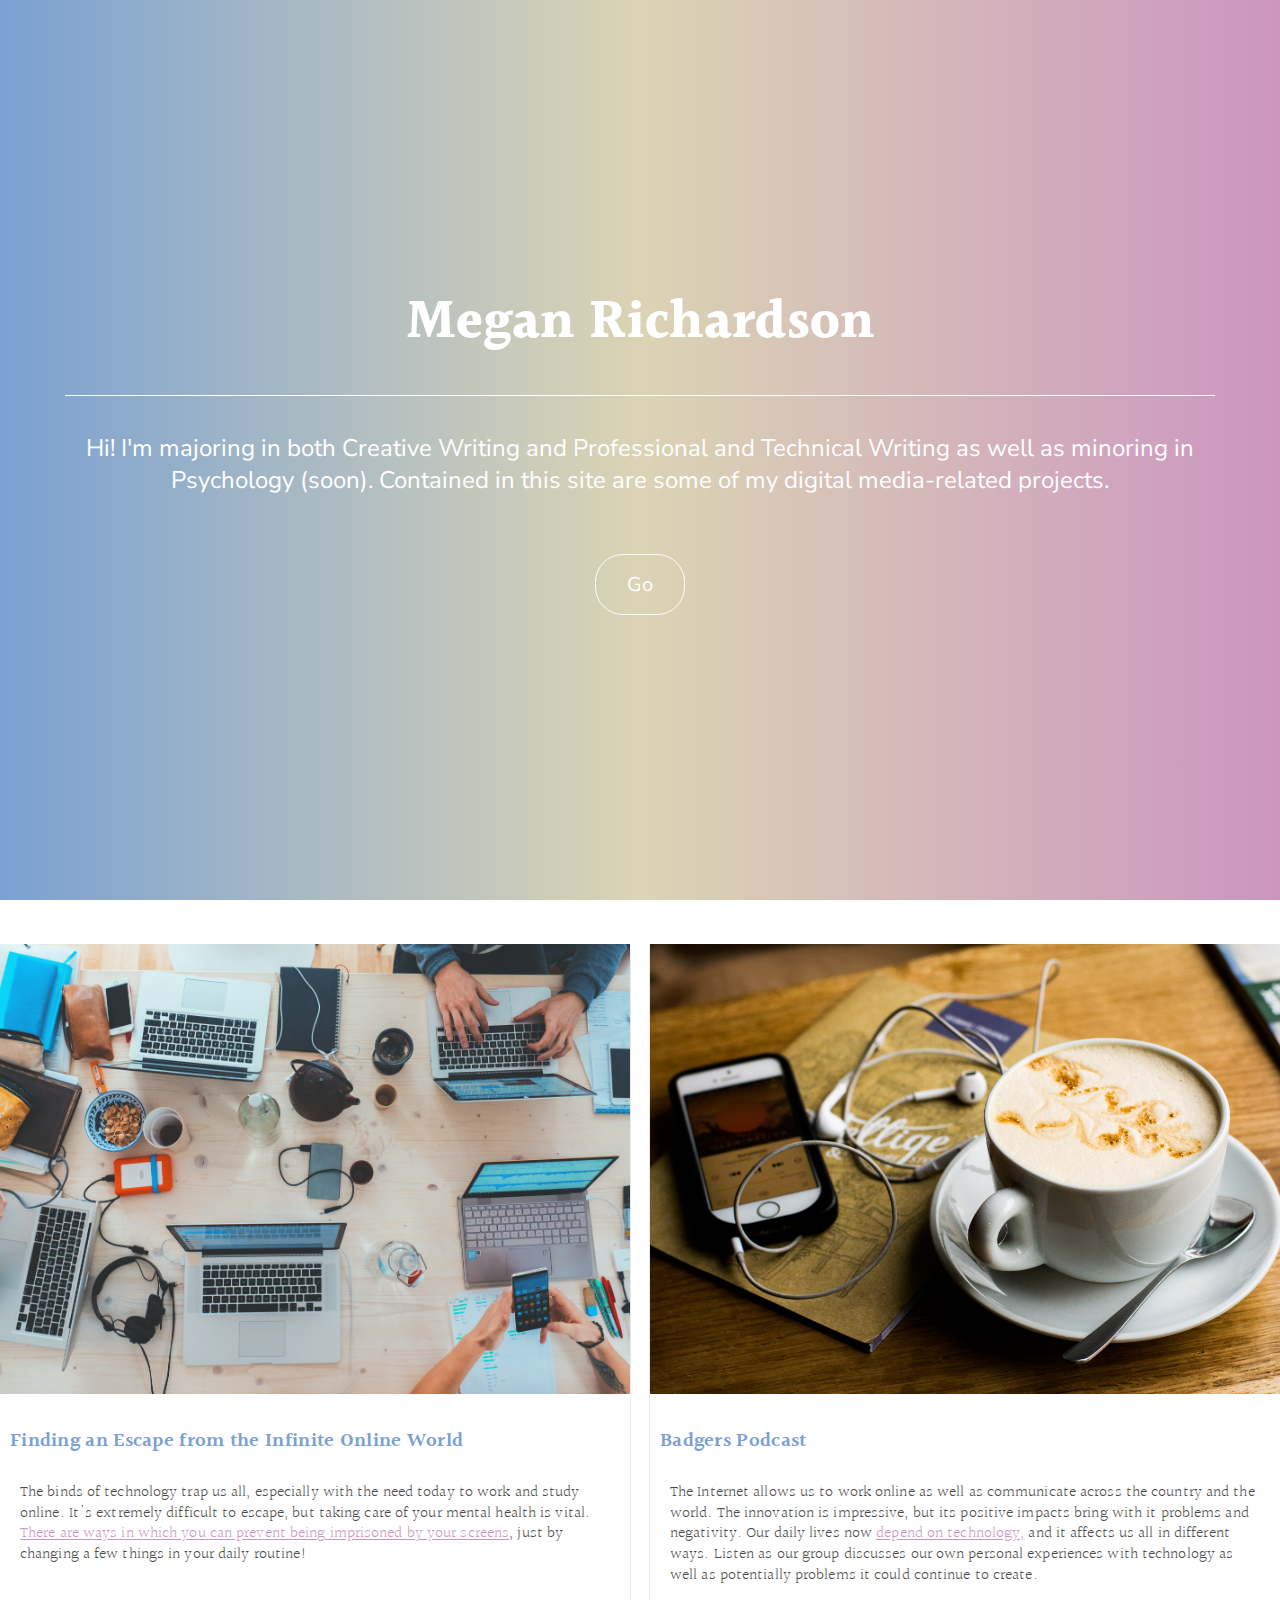
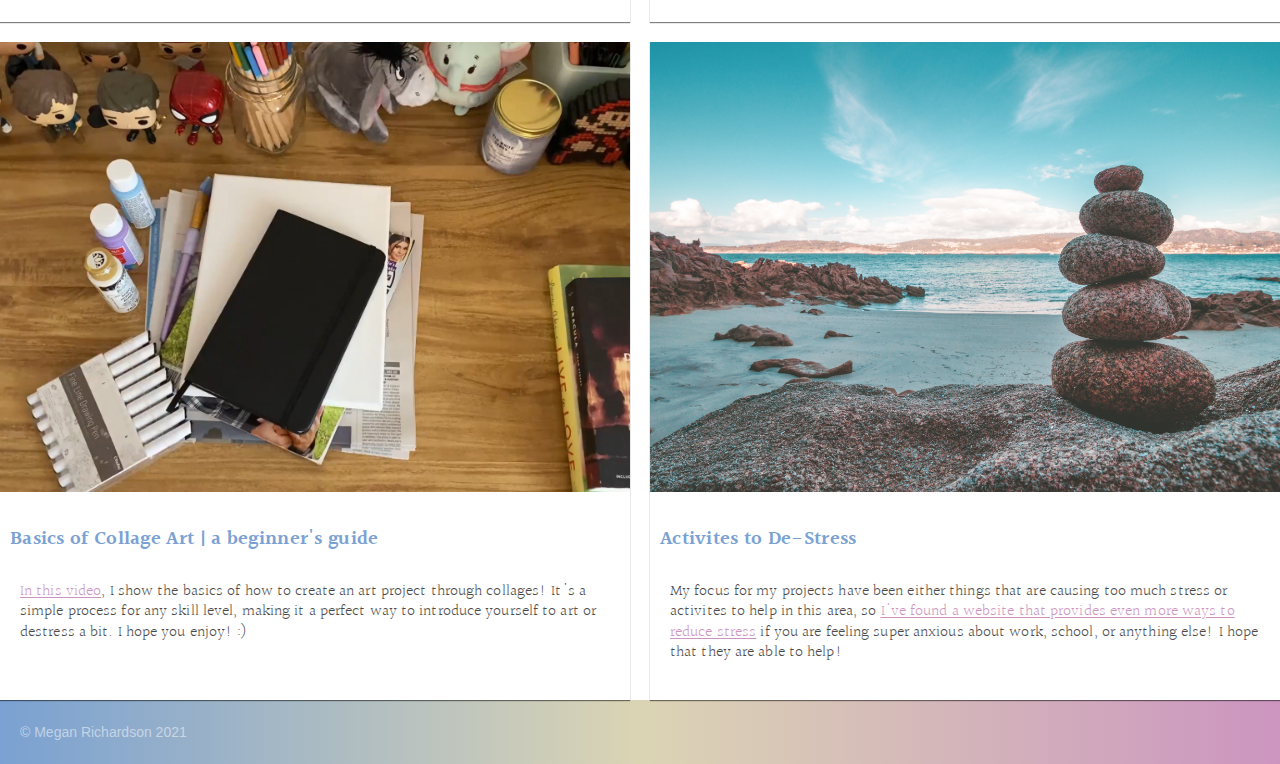
<file: index.html>
<!DOCTYPE html>
<html>

  <head>
    <meta charset="utf-8">
    <meta name="viewport" content="width=device-width, initial-scale=1.0, maximum-scale=1.0, user-scalable=no">
    <title>Megan Richardson</title>
    <link rel="stylesheet" type="text/css" href="css/style.css" />
    <link rel="preconnect" href="https://fonts.gstatic.com">
<link href="https://fonts.googleapis.com/css2?family=Nunito+Sans:wght@300&display=swap" rel="stylesheet">
<link href="https://fonts.googleapis.com/css2?family=Halant:wght@300&family=Nunito+Sans:wght@300&display=swap" rel="stylesheet">
  </head>

  <body>

    <div class="container">

      <header>
        <div class="wrapper"> <h1>Megan Richardson</h1> <p class="bio"> Hi! I'm majoring in both Creative Writing and Professional and Technical Writing as well as minoring in Psychology (soon). Contained in this site are some of my digital media-related projects. </p> <div class="buttonBox"> <a class="myButton" href="#projects">Go</a> </div> </div>
      </header>

      <main id="projects">
        <div class="recipe a">
  <img src="images/technology_blog.jpg" alt="Computers and other devices on a large desk" />
  <h2>Finding an Escape from the Infinite Online World</h2>
  <p class="description">The binds of technology trap us all, especially with the need today to work and study online. It's extremely difficult to escape, but taking care of your mental health is vital. <a href="https://meganr01.medium.com/finding-an-escape-from-the-infinite-online-world-a16b29adb0cd" target="_blank">There are ways in which you can prevent being imprisoned by your screens</a>, just by changing a few things in your daily routine!</p>
</div>
      <div class="recipe b">
        <img src="images/podcast_image.jpg" alt="Listening to a podcast with a latte" />
        <h2>Badgers Podcast</h2>
        <p class="description">The Internet allows us to work online as well as communicate across the country and the world. The innovation is impressive, but its positive impacts bring with it problems and negativity. Our daily lives now  <a href="https://soundcloud.com/max-babka-663530670/badgers-podcast" target="_blank">depend on technology,</a> and it affects us all in different ways. Listen as our group discusses our own personal experiences with technology as well as potentially problems it could continue to create.</p>
</div>
        <div class="recipe c">
          <img src="images/Screenshot (14).png" alt="All the supplies needed for a collage project" />
          <h2>Basics of Collage Art | a beginner's guide</h2>
          <p class="description">
            <a href="https://www.youtube.com/watch?v=JFkzFhHhqgw" target="_blank">In this video</a>, I show the basics of how to create an art project through collages! It's a simple process for any skill level, making it a perfect way to introduce yourself to art or destress a bit. I hope you enjoy! :)</p>
        </div>
        <div class="recipe d">
          <img src="images/other_link_image.jpg" alt="Balanced rocks in front of a beach" />
          <h2>Activites to De-Stress</h2>
          <p class="description">
            My focus for my projects have been either things that are causing too much stress or activites to help in this area, so <a href="https://www.huffpost.com/entry/stress-relief-that-works_n_3842511" target="_blank">I've found a website that provides even more ways to reduce stress</a> if you are feeling super anxious about work, school, or anything else! I hope that they are able to help!</p>
        </div>
      </main>

      <footer>
        <div>
    <p class="copyright">© Megan Richardson 2021</p>
</div>
      </footer>

    </div>
  </body>

</html>
</file>
<file: css/style.css>
/* Set the scroll behavior to smooth so that when you click the in the header, the screen scrolls down rather than jumps */
html {
   scroll-behavior: smooth;
   }

/* Set the margin to 0 to make sure the page stretches all the way to the edge of the browser window. */
body {
  margin: 0;
}
header, footer {
  background: #CC95C0;  /* fallback for old browsers */
background: -webkit-linear-gradient(to right, #7AA1D2, #DBD4B4, #CC95C0);  /* Chrome 10-25, Safari 5.1-6 */
background: linear-gradient(to right, #7AA1D2, #DBD4B4, #CC95C0); /* W3C, IE 10+/ Edge, Firefox 16+, Chrome 26+, Opera 12+, Safari 7+ */
  text-align: center;
/*  min-width: 500px; */
}

header {
  font-family: 'Nunito Sans', sans-serif;
  color: #fff;
  min-height: 100vh;
  display: flex;
}

main {
  display: grid;
  grid-template-columns: repeat(auto-fill, minmax(40%, 1fr));
  grid-gap: 20px;
  margin-top: 44px;
  justify-items: center;
  justify-content: center;
  align-items: stretch;
  align-content: center;
}

h1 {
  font-family: 'Halant', serif;
  font-size: calc(1em + 3vw);
  padding-bottom: .67em;
  border-bottom: 1px solid;
  line-height: 1.3;
}

h2 {
  font-family: 'Halant', serif;
  font-size: 20px;
  font-weight: 600;
  letter-spacing: 0.3px;
  text-align: left;
  color: #7AA1D2;
  padding: 10px 0px 10px 10px;
}

img {
  width: 100%;
  height: 50vh;
  object-fit: cover;
}

.wrapper {
  max-width: 1150px;
  margin: auto; padding: 50px;
  display: block;
  }
.bio {
  color: #ffffff;
  font-size: 24px;
  font-family: 'Nunito Sans', sans-serif;
}

.buttonBox {
  display: flex;
  justify-content: center;
  align-content: center;
  }
.myButton {
  border-radius: 28px;
  border: 1px solid #ffffff;
  cursor: pointer;
  color: #ffffff;
  font-size: 20px;
  padding: 16px 31px;
  text-decoration: none;
  margin: 1.69em auto;
  }
.myButton:hover {
  background-color: rgba(0,0,0,.1);
  }
.myButton:active {
  position:relative; top:1px;
}

.recipe {
  box-shadow: 0 1px 1px 0 rgba(0, 0, 0, 0.5);
  width: 100%;
}

.a {

}

.c {

}

.time {
  padding-left: 10px;
  padding-top: 10px;
  width: 20px;
  height: auto;
}

.mins {
  display: inline-block;
  font-family: 'Halant', serif;
  font-size: 14px;
  font-weight: 500;
  letter-spacing: 0.3px;
  text-align: left;
  color: #4a4a4a;
  position: relative;
  bottom: 5px;
}

.description {
  font-family: 'Halant', serif;
  font-size: 16px;
  font-weight: 300;
  line-height: 1.29;
  letter-spacing: 0.1px;
  text-align: left;
  color: #4a4a4a;
  padding: 0px 20px 20px 20px;
}

.container {
/*  min-width: 500px; */
  margin: auto;
}

footer div {
  height: 100%;
 font-family: 'Raleway', sans-serif;
 font-size: 14px;
 display: flex;
 align-content: center;
 padding: 10px 20px;
 color: rgba(255, 255, 255, 0.5);
}

@media all and (max-width:700px) {
  main {
    grid-template-columns: 1fr;
  }
}

a{
  color: #CC95C0;
}
</file>
